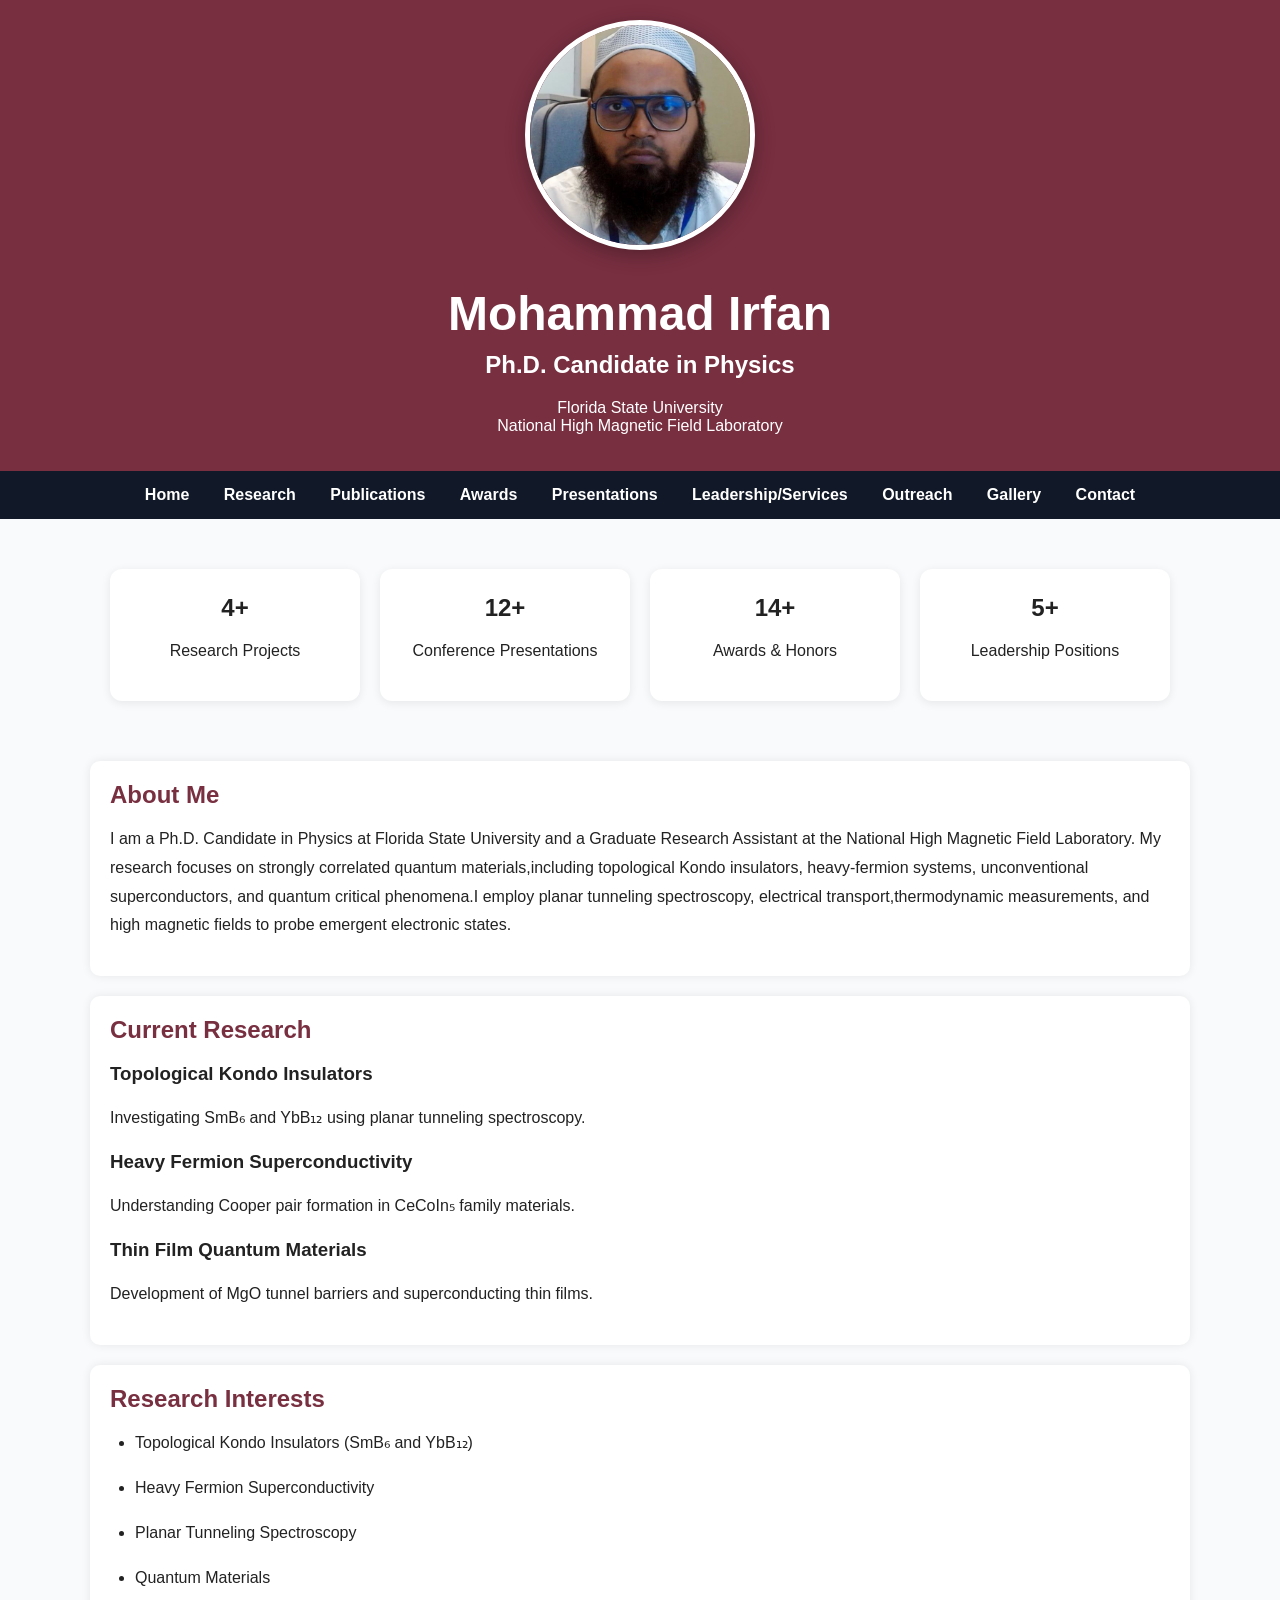
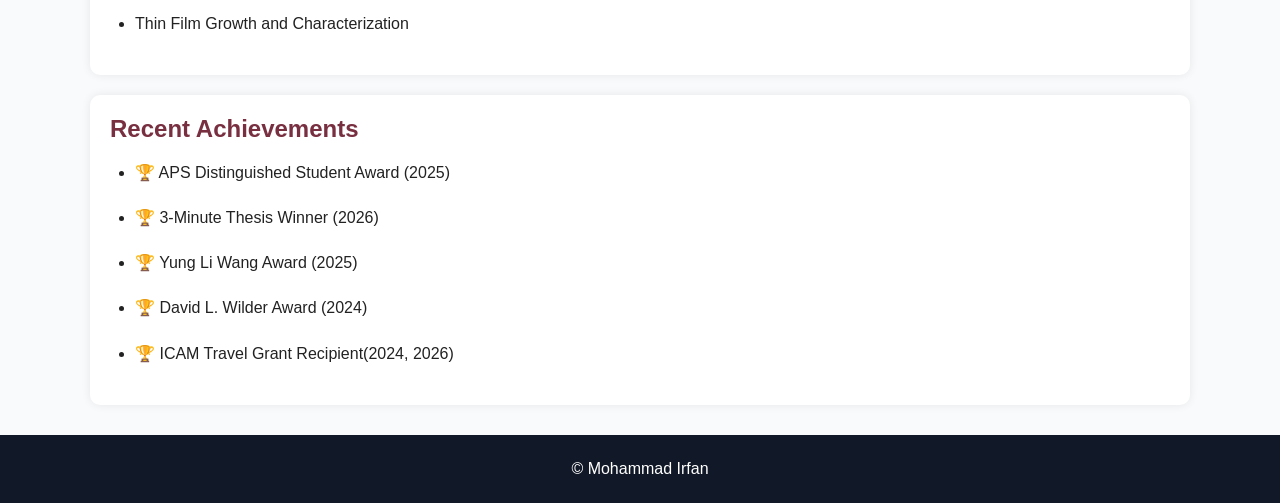
<file: index.html>
<!DOCTYPE html>
<html>
<head>
    <meta charset="UTF-8">
    <meta name="viewport" content="width=device-width, initial-scale=1.0">
    <title>Mohammad Irfan</title>
    <link rel="stylesheet" href="style.css">
</head>
<body>
<header>
  <img src="Irfan_Headsot.JPG"
     alt="Mohammad Irfan"
     style="width:220px;
            height:220px;
            border-radius:50%;
            object-fit:cover;
            border:5px solid white;">
<h1>Mohammad Irfan</h1>
<h2>Ph.D. Candidate in Physics</h2>
<p>
Florida State University
<br>
National High Magnetic Field Laboratory
</p>
</header>
<nav>
    <a href="index.html">Home</a>
    <a href="research.html">Research</a>
    <a href="publications.html">Publications</a>
    <a href="awards.html">Awards</a>
    <a href="presentations.html">Presentations</a>
    <a href="leadership.html">Leadership/Services</a>
    <a href="outreach.html">Outreach</a>
    <a href="gallery.html">Gallery</a>
    <a href="contact.html">Contact</a>
</nav>
<section class="stats">
<div class="stat-card">
<h2>4+</h2>
<p>Research Projects</p>
</div>
<div class="stat-card">
<h2>12+</h2>
<p>Conference Presentations</p>
</div>
<div class="stat-card">
<h2>14+</h2>
<p>Awards & Honors</p>
</div>
<div class="stat-card">
<h2>5+</h2>
<p>Leadership Positions</p>
</div>
</section>
<section>
<div class="card">
<h2>About Me</h2>
<p>
I am a Ph.D. Candidate in Physics at Florida State University and a Graduate Research Assistant at the National High Magnetic Field Laboratory. My research focuses on strongly correlated quantum materials,including topological Kondo insulators, heavy-fermion systems, unconventional superconductors, and quantum critical phenomena.I employ planar tunneling spectroscopy, electrical transport,thermodynamic measurements, and high magnetic fields to probe emergent electronic states.
</div>
<div class="card">
<h2>Current Research</h2>

<h3>Topological Kondo Insulators</h3>
<p>Investigating SmB₆ and YbB₁₂ using planar tunneling spectroscopy.</p>

<h3>Heavy Fermion Superconductivity</h3>
<p>Understanding Cooper pair formation in CeCoIn₅ family materials.</p>

<h3>Thin Film Quantum Materials</h3>
<p>Development of MgO tunnel barriers and superconducting thin films.</p>

</div>
<div class="card">
<h2>Research Interests</h2>
<ul>
<li>Topological Kondo Insulators (SmB₆ and YbB₁₂)</li>
<li>Heavy Fermion Superconductivity</li>
<li>Planar Tunneling Spectroscopy</li>
<li>Quantum Materials</li>
<li>Thin Film Growth and Characterization</li>
</ul>
</div>
<div class="card">
<h2>Recent Achievements</h2>
<ul>
<li>🏆 APS Distinguished Student Award (2025)</li>
<li>🏆 3-Minute Thesis Winner (2026)</li>
<li>🏆 Yung Li Wang Award (2025)</li>
<li>🏆 David L. Wilder Award (2024)</li>
<li>🏆 ICAM Travel Grant Recipient(2024, 2026)</li>
</ul>
</div>
</section>
<footer>
© Mohammad Irfan
</footer>
</body>
</html>
</file>
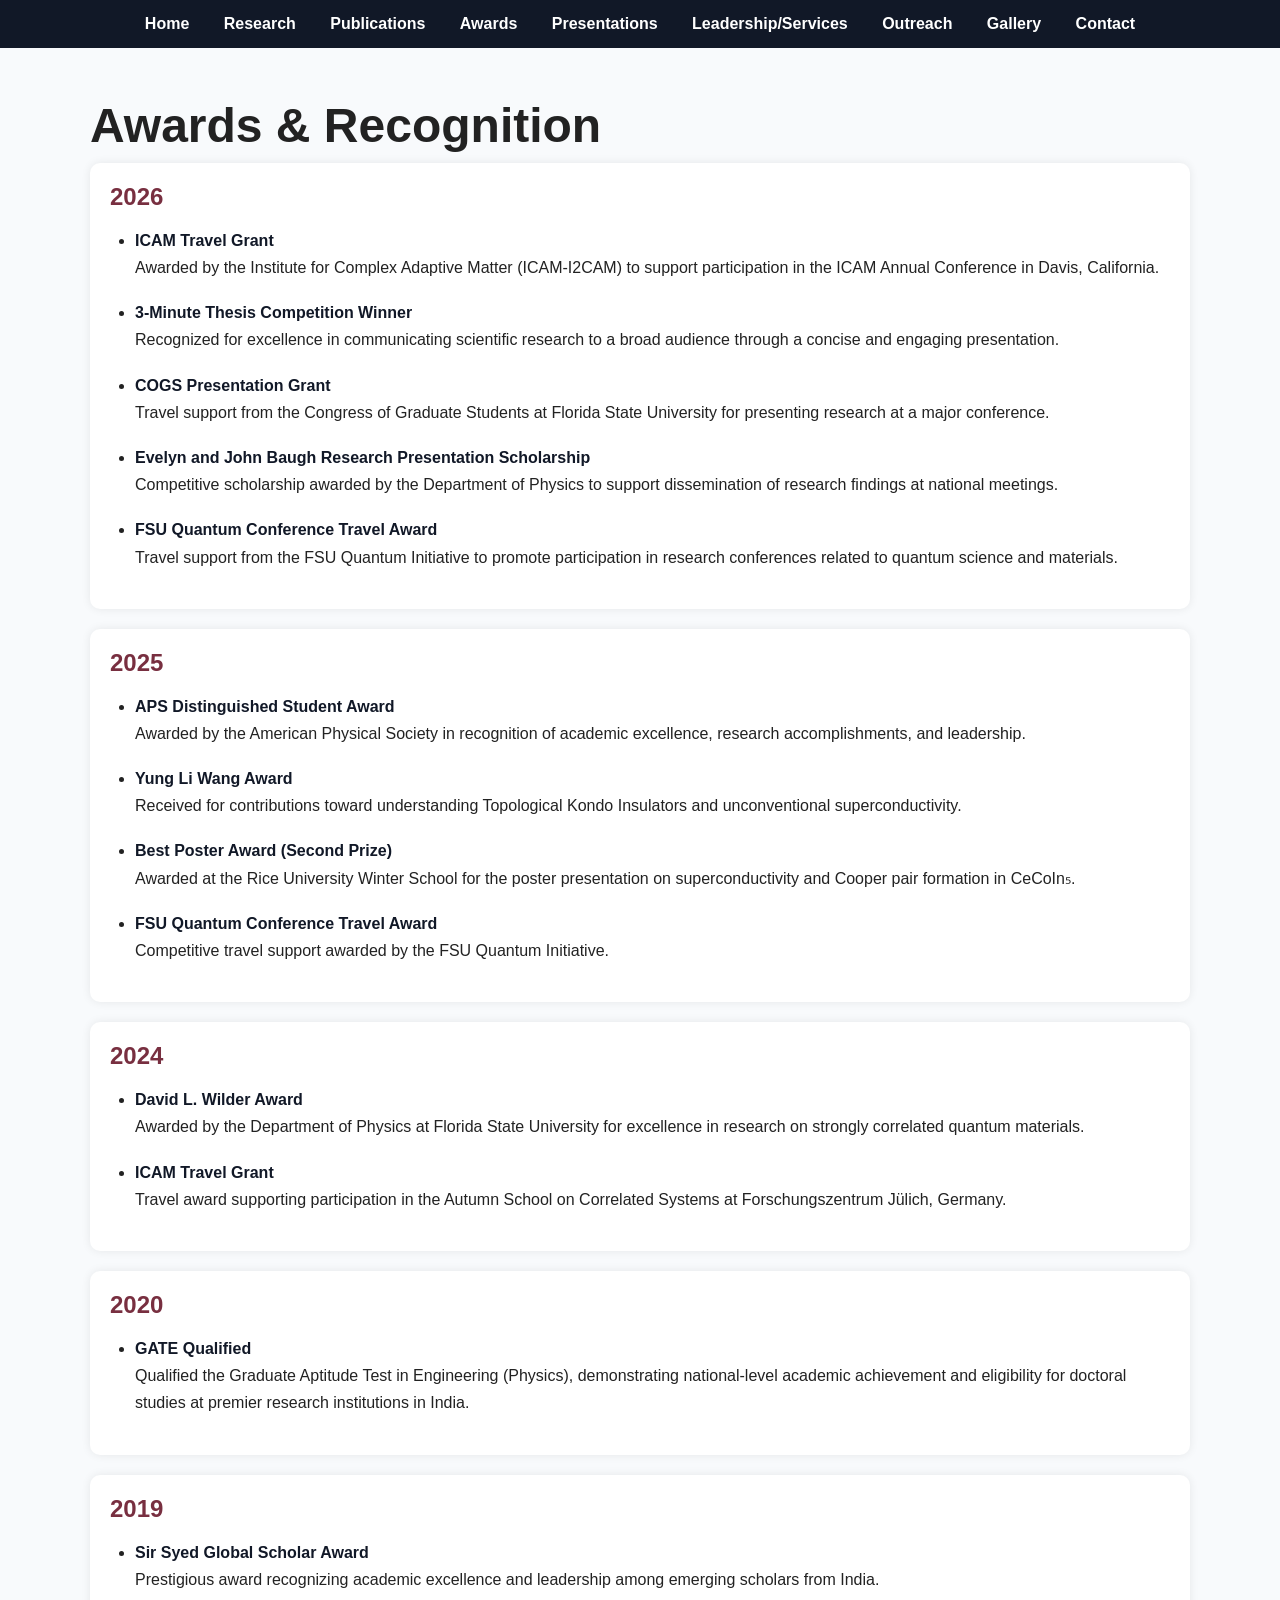
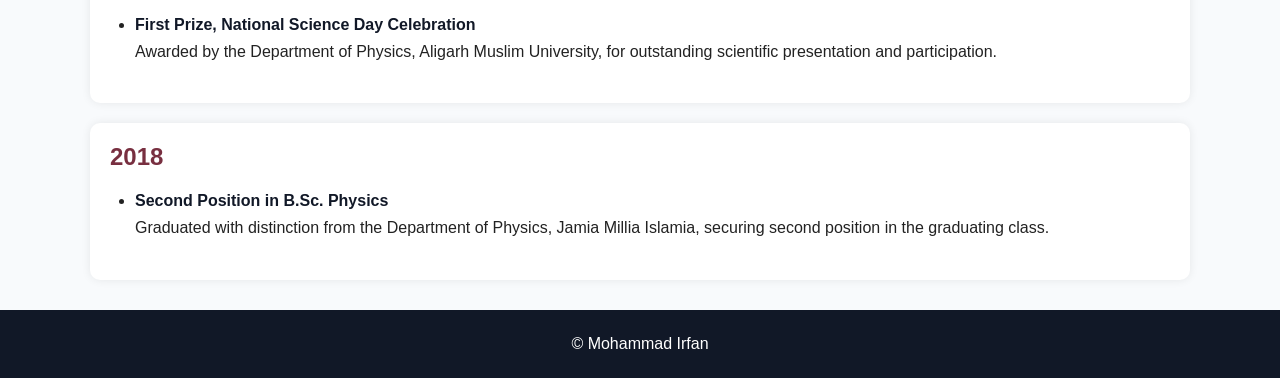
<file: awards.html>
<!DOCTYPE html>
<html>
<head>
    <meta charset="UTF-8">
    <title>Awards | Mohammad Irfan</title>
    <link rel="stylesheet" href="style.css">
</head>
<body>
<nav>
    <a href="index.html">Home</a>
    <a href="research.html">Research</a>
    <a href="publications.html">Publications</a>
    <a href="awards.html">Awards</a>
    <a href="presentations.html">Presentations</a>
    <a href="leadership.html">Leadership/Services</a>
    <a href="outreach.html">Outreach</a>
    <a href="gallery.html">Gallery</a>
    <a href="contact.html">Contact</a>
</nav>
<section>
<h1>Awards & Recognition</h1>
<div class="card">
    <h2>2026</h2>
    <ul>
        <li>
            <strong>ICAM Travel Grant</strong><br>
            Awarded by the Institute for Complex Adaptive Matter (ICAM-I2CAM)
            to support participation in the ICAM Annual Conference in Davis,
            California.
        </li>
        <li>
            <strong>3-Minute Thesis Competition Winner</strong><br>
            Recognized for excellence in communicating scientific research
            to a broad audience through a concise and engaging presentation.
        </li>
        <li>
            <strong>COGS Presentation Grant</strong><br>
            Travel support from the Congress of Graduate Students at Florida
            State University for presenting research at a major conference.
        </li>
        <li>
            <strong>Evelyn and John Baugh Research Presentation Scholarship</strong><br>
            Competitive scholarship awarded by the Department of Physics to
            support dissemination of research findings at national meetings.
        </li>
        <li>
            <strong>FSU Quantum Conference Travel Award</strong><br>
            Travel support from the FSU Quantum Initiative to promote
            participation in research conferences related to quantum science
            and materials.
        </li>
    </ul>
</div>
<div class="card">
    <h2>2025</h2>
    <ul>
        <li>
            <strong>APS Distinguished Student Award</strong><br>
            Awarded by the American Physical Society in recognition of
            academic excellence, research accomplishments, and leadership.
        </li>
        <li>
            <strong>Yung Li Wang Award</strong><br>
            Received for contributions toward understanding Topological
            Kondo Insulators and unconventional superconductivity.
        </li>
        <li>
            <strong>Best Poster Award (Second Prize)</strong><br>
            Awarded at the Rice University Winter School for the poster
            presentation on superconductivity and Cooper pair formation in
            CeCoIn₅.
        </li>
        <li>
            <strong>FSU Quantum Conference Travel Award</strong><br>
            Competitive travel support awarded by the FSU Quantum Initiative.
        </li>
    </ul>
</div>
<div class="card">
    <h2>2024</h2>
    <ul>
        <li>
            <strong>David L. Wilder Award</strong><br>
            Awarded by the Department of Physics at Florida State University
            for excellence in research on strongly correlated quantum
            materials.
        </li>
        <li>
            <strong>ICAM Travel Grant</strong><br>
            Travel award supporting participation in the Autumn School on
            Correlated Systems at Forschungszentrum Jülich, Germany.
        </li>
    </ul>
</div>
<div class="card">
    <h2>2020</h2>
    <ul>
        <li>
            <strong>GATE Qualified</strong><br>
            Qualified the Graduate Aptitude Test in Engineering (Physics),
            demonstrating national-level academic achievement and eligibility
            for doctoral studies at premier research institutions in India.
        </li>
    </ul>
</div>
<div class="card">
    <h2>2019</h2>
    <ul>
        <li>
            <strong>Sir Syed Global Scholar Award</strong><br>
            Prestigious award recognizing academic excellence and leadership
            among emerging scholars from India.
        </li>
        <li>
            <strong>First Prize, National Science Day Celebration</strong><br>
            Awarded by the Department of Physics, Aligarh Muslim University,
            for outstanding scientific presentation and participation.
        </li>
    </ul>
</div>
<div class="card">
    <h2>2018</h2>
    <ul>
        <li>
            <strong>Second Position in B.Sc. Physics</strong><br>
            Graduated with distinction from the Department of Physics,
            Jamia Millia Islamia, securing second position in the graduating class.
        </li>
    </ul>
</div>
</section>
<footer>
© Mohammad Irfan
</footer>
</body>
</html>
</file>
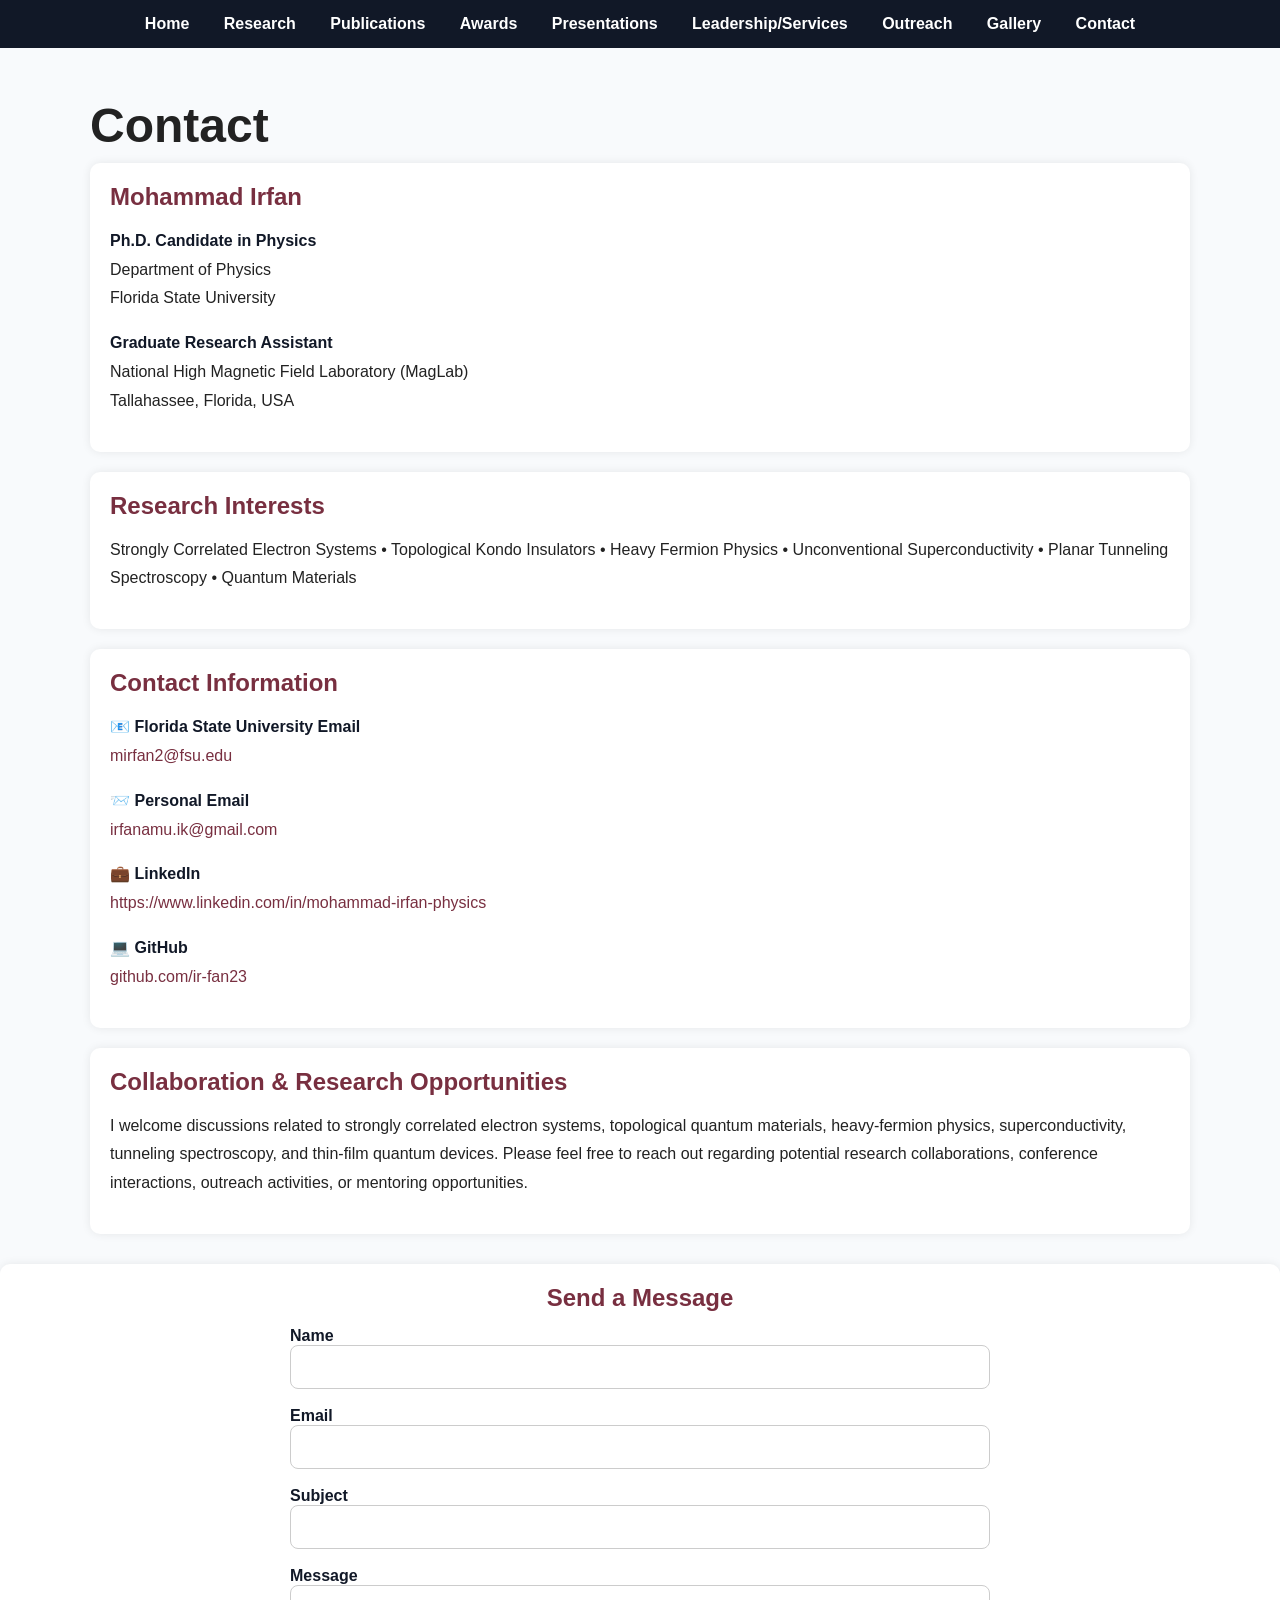
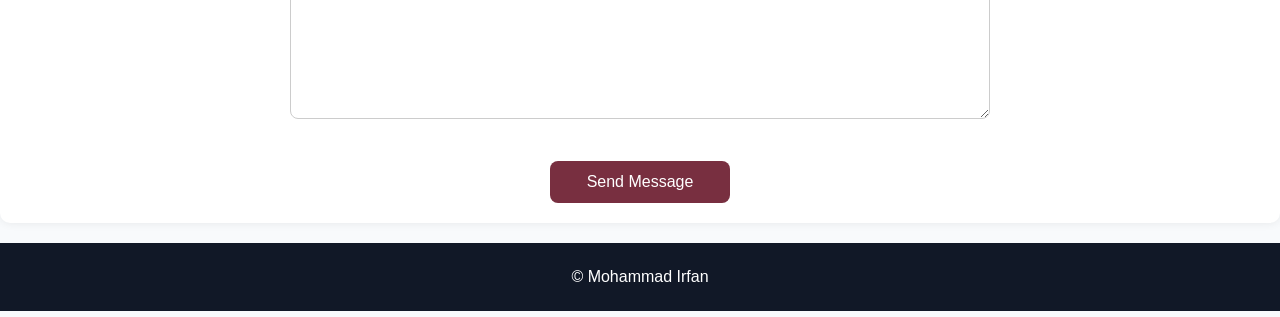
<file: contact.html>
<!DOCTYPE html>
<html>
<head>
    <meta charset="UTF-8">
    <title>Contact | Mohammad Irfan</title>
    <link rel="stylesheet" href="style.css">
</head>
<body>
<nav>
    <a href="index.html">Home</a>
    <a href="research.html">Research</a>
    <a href="publications.html">Publications</a>
    <a href="awards.html">Awards</a>
    <a href="presentations.html">Presentations</a>
    <a href="leadership.html">Leadership/Services</a>
    <a href="outreach.html">Outreach</a>
    <a href="gallery.html">Gallery</a>
    <a href="contact.html">Contact</a>
</nav>
<section>
    <h1>Contact</h1>
    <div class="card">
        <h2>Mohammad Irfan</h2>
        <p>
            <strong>Ph.D. Candidate in Physics</strong><br>
            Department of Physics<br>
            Florida State University
        </p>
        <p>
            <strong>Graduate Research Assistant</strong><br>
            National High Magnetic Field Laboratory (MagLab)<br>
            Tallahassee, Florida, USA
        </p>
    </div>
    <div class="card">
        <h2>Research Interests</h2>
        <p>
            Strongly Correlated Electron Systems • Topological Kondo Insulators •
            Heavy Fermion Physics • Unconventional Superconductivity •
            Planar Tunneling Spectroscopy • Quantum Materials
        </p>
    </div>
    <div class="card">
    <h2>Contact Information</h2>
    <p>
        📧 <strong>Florida State University Email</strong><br>
        <a href="mailto:mirfan2@fsu.edu">mirfan2@fsu.edu</a>
    </p>
    <p>
        📨 <strong>Personal Email</strong><br>
        <a href="mailto:irfanamu.ik@gmail.com">irfanamu.ik@gmail.com</a>
    </p>
    <p>
        💼 <strong>LinkedIn</strong><br>
        <a href="https://www.linkedin.com/in/mohammad-irfan-physics"> https://www.linkedin.com/in/mohammad-irfan-physics
        </a>
    </p>
    <p>
        💻 <strong>GitHub</strong><br>
        <a href="https://github.com/ir-fan23" target="_blank">
            github.com/ir-fan23
        </a>
    </p>
</div>
   <div class="card">
    <h2>Collaboration & Research Opportunities</h2>
    <p class="collaboration-text">
        I welcome discussions related to strongly correlated electron
        systems, topological quantum materials, heavy-fermion physics,
        superconductivity, tunneling spectroscopy, and thin-film quantum
        devices. Please feel free to reach out regarding potential
        research collaborations, conference interactions, outreach
        activities, or mentoring opportunities.
    </p>
</div>
</section>
<div class="card contact-form-card">
    <h2>Send a Message</h2>
    <form class="contact-form">
    <form>
        <label for="name"><strong>Name</strong></label><br>
        <input type="text" id="name" name="name" required>
        <br><br>
        <label for="email"><strong>Email</strong></label><br>
        <input type="email" id="email" name="email" required>
        <br><br>

        <label for="subject"><strong>Subject</strong></label><br>
        <input type="text" id="subject" name="subject">
        <br><br>
        <label for="message"><strong>Message</strong></label><br>
        <textarea id="message" name="message" rows="6" required></textarea>
        <br><br>
        <button type="submit">Send Message</button>
    </form>
</div>
<footer>
© Mohammad Irfan
</footer>
</body>
</html>
</file>
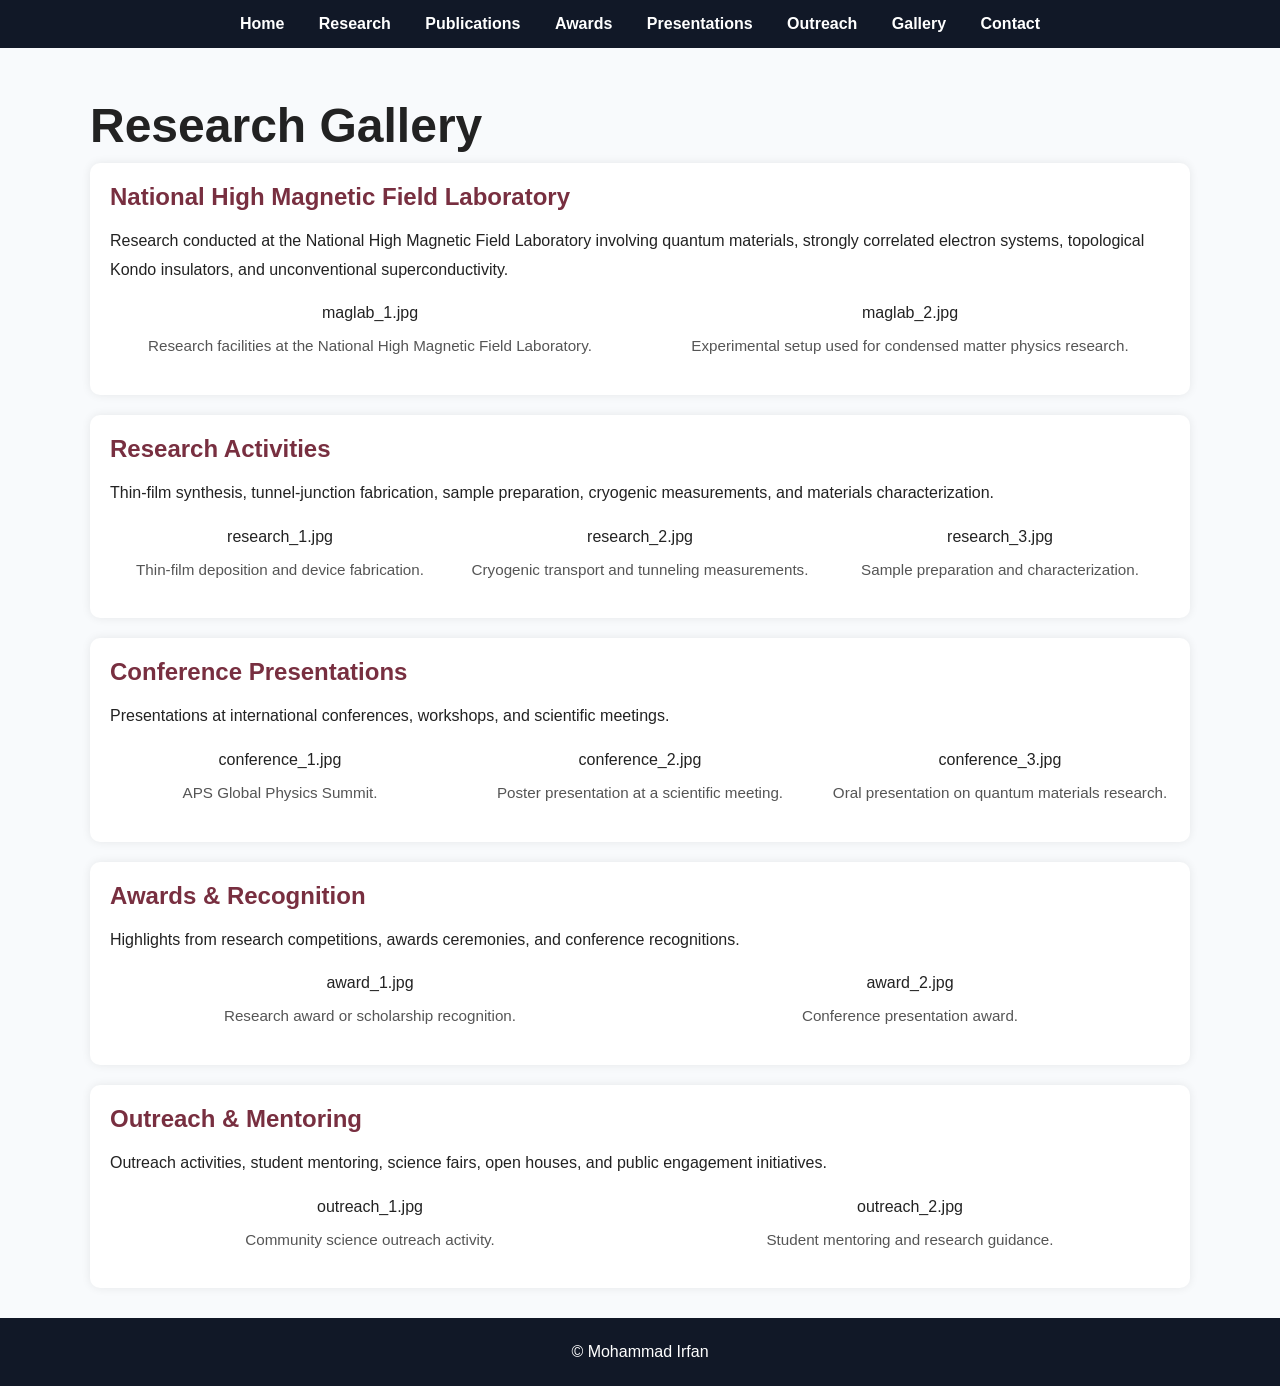
<file: gallery.html>
<!DOCTYPE html>
<html>
<head>
    <meta charset="UTF-8">
    <title>Gallery | Mohammad Irfan</title>
    <link rel="stylesheet" href="style.css">
</head>
<body>
<nav>
    <a href="index.html">Home</a>
    <a href="research.html">Research</a>
    <a href="publications.html">Publications</a>
    <a href="awards.html">Awards</a>
    <a href="presentations.html">Presentations</a>
    <a href="outreach.html">Outreach</a>
    <a href="gallery.html">Gallery</a>
    <a href="contact.html">Contact</a>
</nav>
<section>
    <h1>Research Gallery</h1>
    <div class="card">
        <h2>National High Magnetic Field Laboratory</h2>
        <p>
            Research conducted at the National High Magnetic Field Laboratory involving quantum materials, strongly correlated electron systems, topological Kondo insulators, and unconventional superconductivity.
        </p>
        <div class="gallery">
            <div class="gallery-item">
                maglab_1.jpg
                <p>Research facilities at the National High Magnetic Field Laboratory.</p>
            </div>
            <div class="gallery-item">
                maglab_2.jpg
                <p>Experimental setup used for condensed matter physics research.</p>
            </div>
        </div>
    </div>
    <div class="card">
        <h2>Research Activities</h2>
        <p>
            Thin-film synthesis, tunnel-junction fabrication, sample preparation, cryogenic measurements, and materials characterization.
        </p>
        <div class="gallery">
            <div class="gallery-item">
                research_1.jpg
                <p>Thin-film deposition and device fabrication.</p>
            </div>
            <div class="gallery-item">
                research_2.jpg
                <p>Cryogenic transport and tunneling measurements.</p>
            </div>
            <div class="gallery-item">
                research_3.jpg
                <p>Sample preparation and characterization.</p>
            </div>
        </div>
    </div>
    <div class="card">
        <h2>Conference Presentations</h2>
        <p>
            Presentations at international conferences, workshops, and scientific meetings.
        </p>
        <div class="gallery">
            <div class="gallery-item">
                conference_1.jpg
                <p>APS Global Physics Summit.</p>
            </div>
            <div class="gallery-item">
                conference_2.jpg
                <p>Poster presentation at a scientific meeting.</p>
            </div>
            <div class="gallery-item">
                conference_3.jpg
                <p>Oral presentation on quantum materials research.</p>
            </div>
        </div>
    </div>
    <div class="card">
        <h2>Awards & Recognition</h2>
        <p>
            Highlights from research competitions, awards ceremonies, and conference recognitions.
        </p>
        <div class="gallery">
            <div class="gallery-item">
                award_1.jpg
                <p>Research award or scholarship recognition.</p>
            </div>
            <div class="gallery-item">
                award_2.jpg
                <p>Conference presentation award.</p>
            </div>
        </div>
    </div>
    <div class="card">
        <h2>Outreach & Mentoring</h2>
        <p>
            Outreach activities, student mentoring, science fairs, open houses, and public engagement initiatives.
        </p>
        <div class="gallery">
            <div class="gallery-item">
                outreach_1.jpg
                <p>Community science outreach activity.</p>
            </div>
            <div class="gallery-item">
                outreach_2.jpg
                <p>Student mentoring and research guidance.</p>
            </div>
        </div>
    </div>
</section>
<footer>
© Mohammad Irfan
</footer>
</body>
</html>
</file>
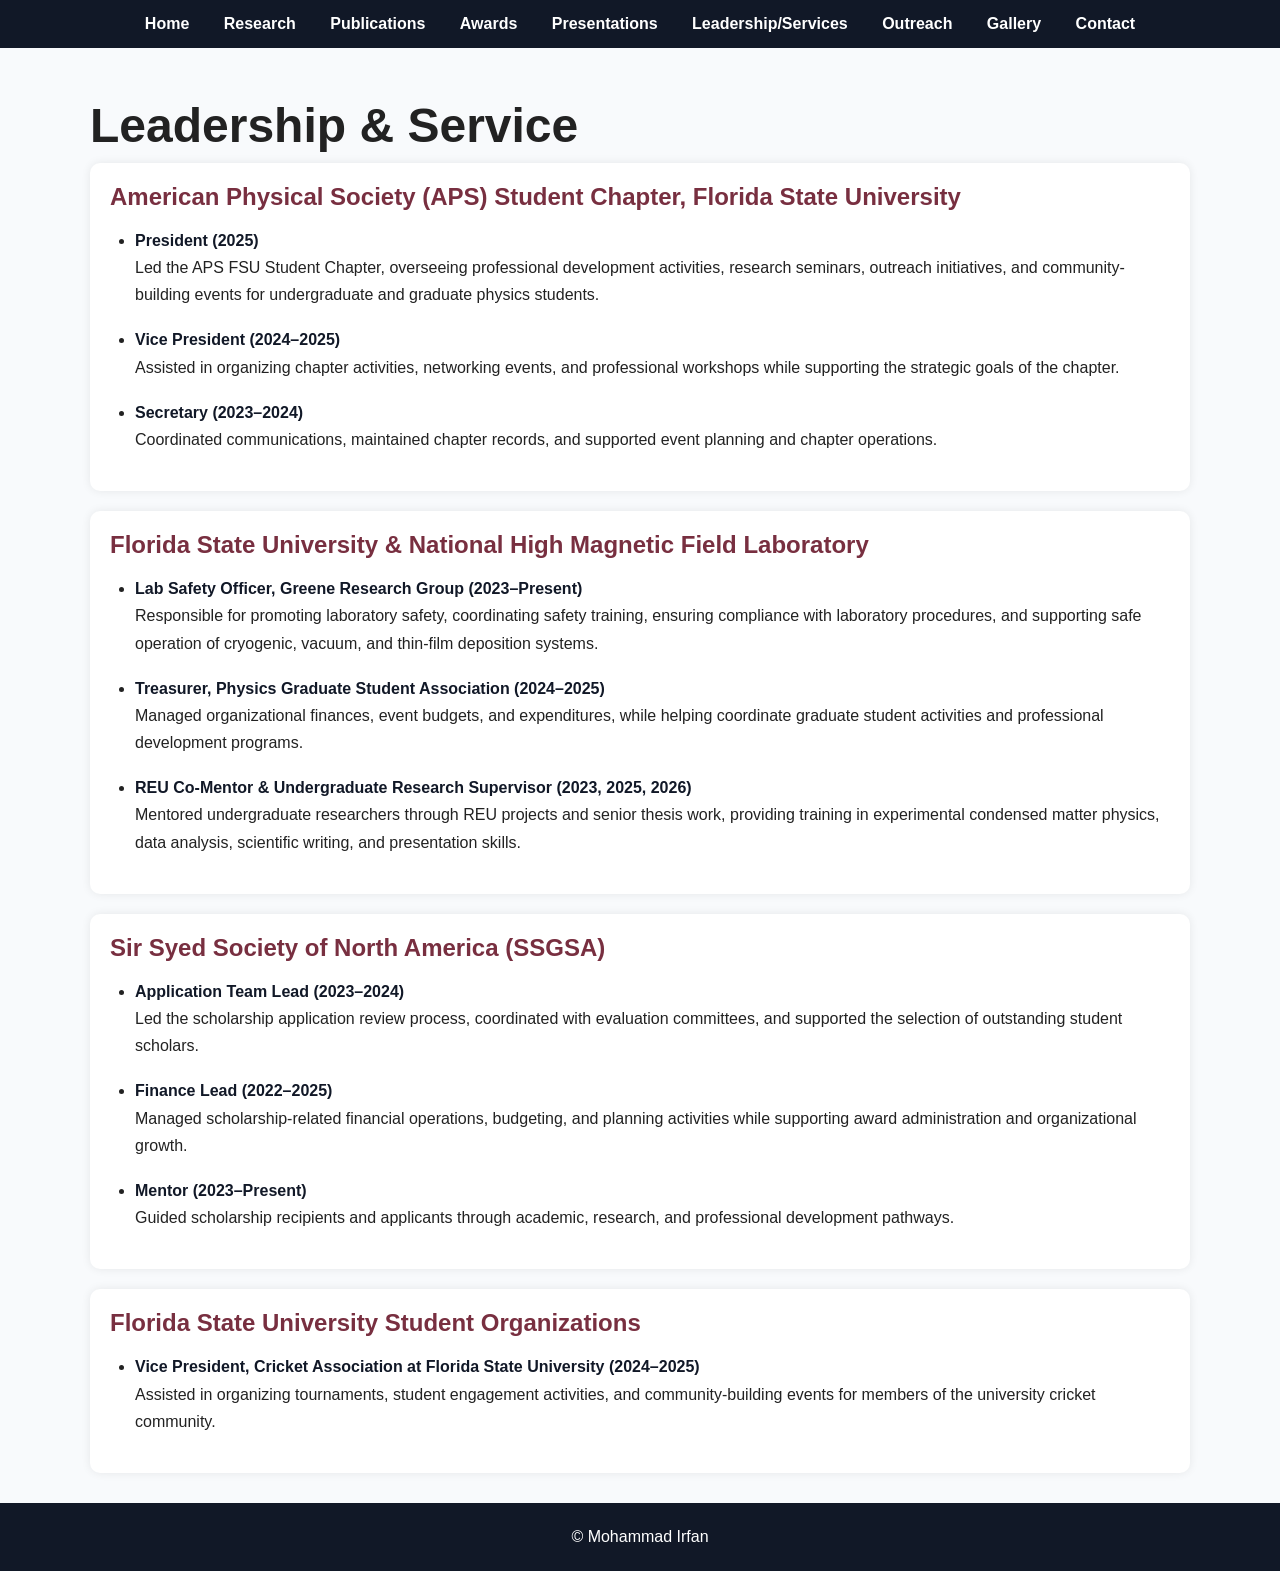
<file: leadership.html>
<!DOCTYPE html>
<html>
<head>
    <meta charset="UTF-8">
    <title>Leadership | Mohammad Irfan</title>
    <link rel="stylesheet" href="style.css">
</head>
<body>
<nav>
    <a href="index.html">Home</a>
    <a href="research.html">Research</a>
    <a href="publications.html">Publications</a>
    <a href="awards.html">Awards</a>
    <a href="presentations.html">Presentations</a>
    <a href="leadership.html">Leadership/Services</a>
    <a href="outreach.html">Outreach</a>
    <a href="gallery.html">Gallery</a>
    <a href="contact.html">Contact</a>
</nav>
<section>
<h1>Leadership & Service</h1>
<div class="card">
    <h2>American Physical Society (APS) Student Chapter, Florida State University</h2>
    <ul>
        <li>
            <strong>President (2025)</strong><br>
            Led the APS FSU Student Chapter, overseeing professional
            development activities, research seminars, outreach initiatives,
            and community-building events for undergraduate and graduate
            physics students.
        </li>
        <li>
            <strong>Vice President (2024–2025)</strong><br>
            Assisted in organizing chapter activities, networking events,
            and professional workshops while supporting the strategic goals
            of the chapter.
        </li>
        <li>
            <strong>Secretary (2023–2024)</strong><br>
            Coordinated communications, maintained chapter records, and
            supported event planning and chapter operations.
        </li>
    </ul>
</div>
<div class="card">
    <h2>Florida State University & National High Magnetic Field Laboratory</h2>
    <ul>
        <li>
            <strong>Lab Safety Officer, Greene Research Group (2023–Present)</strong><br>
            Responsible for promoting laboratory safety, coordinating safety
            training, ensuring compliance with laboratory procedures, and
            supporting safe operation of cryogenic, vacuum, and thin-film
            deposition systems.
        </li>
        <li>
            <strong>Treasurer, Physics Graduate Student Association (2024–2025)</strong><br>
            Managed organizational finances, event budgets, and expenditures,
            while helping coordinate graduate student activities and professional
            development programs.
        </li>
        <li>
            <strong>REU Co-Mentor & Undergraduate Research Supervisor (2023, 2025, 2026)</strong><br>
            Mentored undergraduate researchers through REU projects and senior
            thesis work, providing training in experimental condensed matter
            physics, data analysis, scientific writing, and presentation skills.
        </li>
    </ul>
</div>
<div class="card">
    <h2>Sir Syed Society of North America (SSGSA)</h2>
    <ul>
        <li>
            <strong>Application Team Lead (2023–2024)</strong><br>
            Led the scholarship application review process, coordinated with
            evaluation committees, and supported the selection of outstanding
            student scholars.
        </li>
        <li>
            <strong>Finance Lead (2022–2025)</strong><br>
            Managed scholarship-related financial operations, budgeting, and
            planning activities while supporting award administration and
            organizational growth.
        </li>
        <li>
            <strong>Mentor (2023–Present)</strong><br>
            Guided scholarship recipients and applicants through academic,
            research, and professional development pathways.
        </li>
    </ul>
</div>
<div class="card">
    <h2>Florida State University Student Organizations</h2>
    <ul>
        <li>
            <strong>Vice President, Cricket Association at Florida State University (2024–2025)</strong><br>
            Assisted in organizing tournaments, student engagement activities,
            and community-building events for members of the university cricket
            community.
        </li>
    </ul>
</div>
</section>
<footer>
© Mohammad Irfan
</footer>
</body>
</html>
</file>
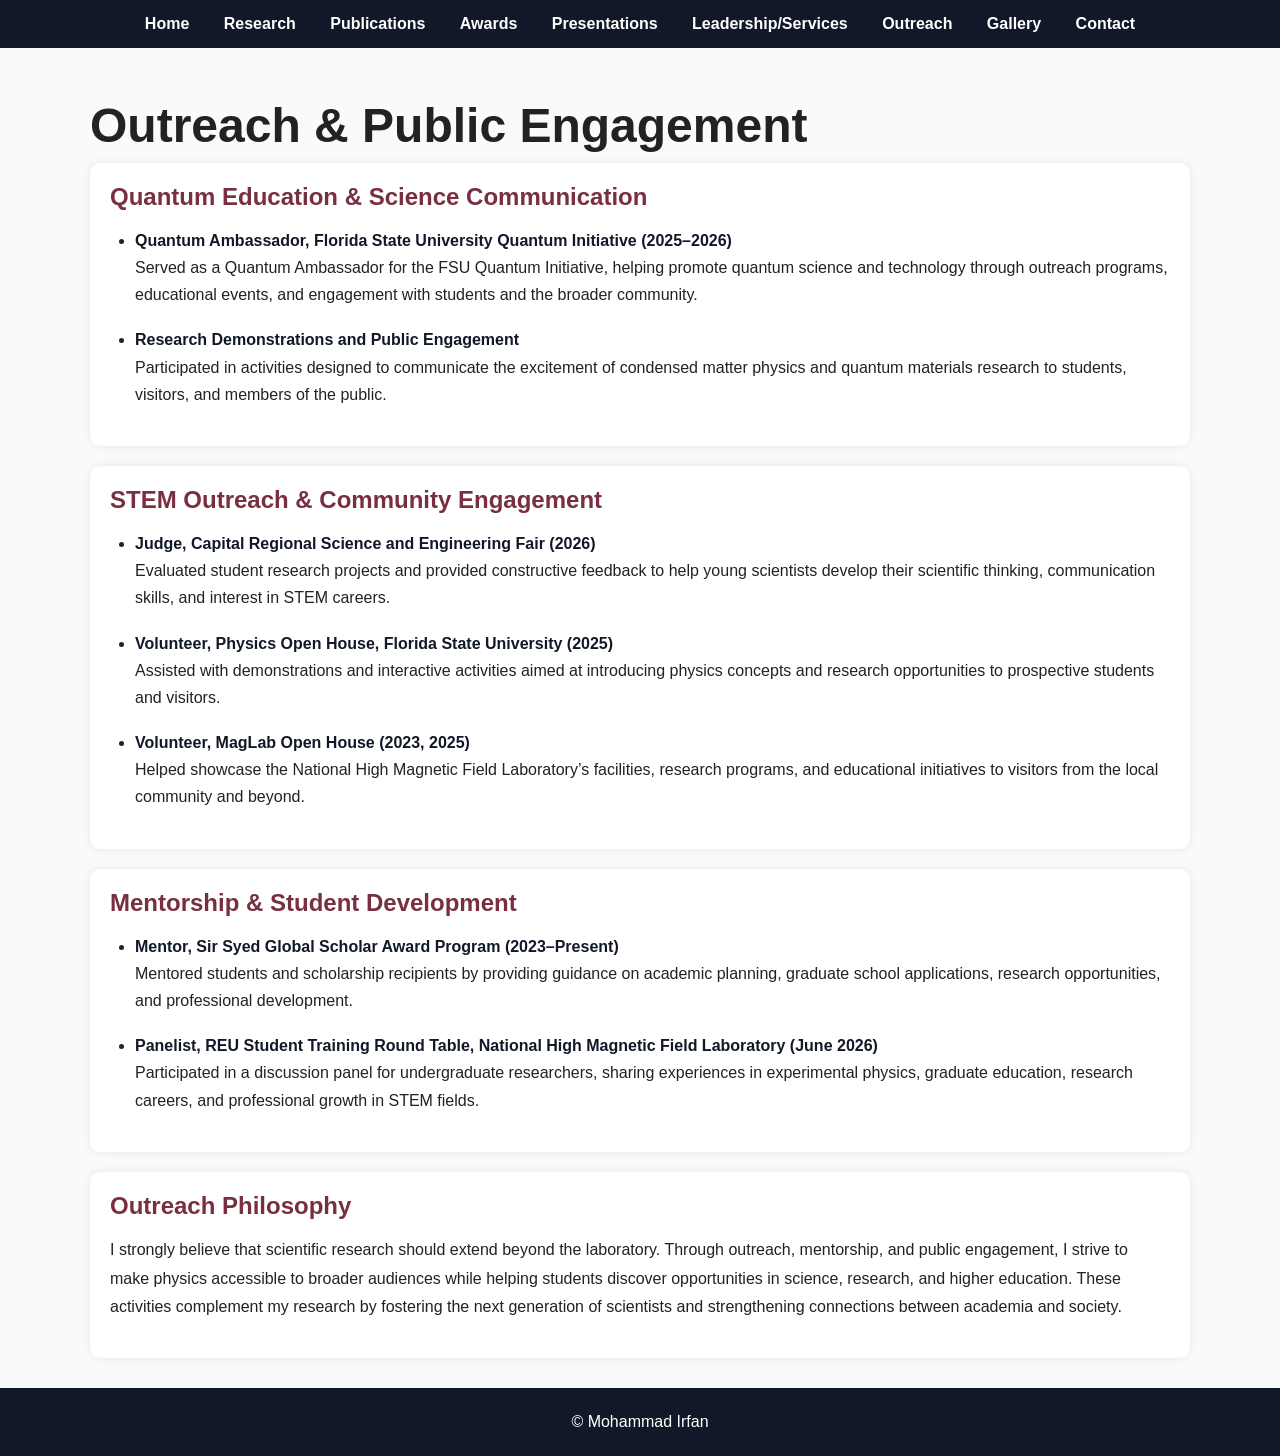
<file: outreach.html>
<!DOCTYPE html>
<html>
<head>
    <meta charset="UTF-8">
    <title>Outreach | Mohammad Irfan</title>
    <link rel="stylesheet" href="style.css">
</head>
<body>
<nav>
    <a href="index.html">Home</a>
    <a href="research.html">Research</a>
    <a href="publications.html">Publications</a>
    <a href="awards.html">Awards</a>
    <a href="presentations.html">Presentations</a>
    <a href="leadership.html">Leadership/Services</a>
    <a href="outreach.html">Outreach</a>
    <a href="gallery.html">Gallery</a>
    <a href="contact.html">Contact</a>
</nav>
<section>
<h1>Outreach & Public Engagement</h1>
<div class="card">
    <h2>Quantum Education & Science Communication</h2>
    <ul>
        <li>
            <strong>Quantum Ambassador, Florida State University Quantum Initiative (2025–2026)</strong><br>
            Served as a Quantum Ambassador for the FSU Quantum Initiative,
            helping promote quantum science and technology through outreach
            programs, educational events, and engagement with students and
            the broader community.
        </li>
        <li>
            <strong>Research Demonstrations and Public Engagement</strong><br>
            Participated in activities designed to communicate the excitement
            of condensed matter physics and quantum materials research to
            students, visitors, and members of the public.
        </li>
    </ul>
</div>
<div class="card">
    <h2>STEM Outreach & Community Engagement</h2>
    <ul>
        <li>
            <strong>Judge, Capital Regional Science and Engineering Fair (2026)</strong><br>
            Evaluated student research projects and provided constructive
            feedback to help young scientists develop their scientific
            thinking, communication skills, and interest in STEM careers.
        </li>
        <li>
            <strong>Volunteer, Physics Open House, Florida State University (2025)</strong><br>
            Assisted with demonstrations and interactive activities aimed at
            introducing physics concepts and research opportunities to
            prospective students and visitors.
        </li>
        <li>
            <strong>Volunteer, MagLab Open House (2023, 2025)</strong><br>
            Helped showcase the National High Magnetic Field Laboratory’s
            facilities, research programs, and educational initiatives to
            visitors from the local community and beyond.
        </li>
    </ul>
</div>
<div class="card">
    <h2>Mentorship & Student Development</h2>
    <ul>
        <li>
            <strong>Mentor, Sir Syed Global Scholar Award Program (2023–Present)</strong><br>
            Mentored students and scholarship recipients by providing guidance
            on academic planning, graduate school applications, research
            opportunities, and professional development.
        </li>
        <li>
            <strong>Panelist, REU Student Training Round Table, National High Magnetic Field Laboratory (June 2026)</strong><br>
            Participated in a discussion panel for undergraduate researchers,
            sharing experiences in experimental physics, graduate education,
            research careers, and professional growth in STEM fields.
        </li>
    </ul>
</div>
<div class="card">
    <h2>Outreach Philosophy</h2>
    <p>
        I strongly believe that scientific research should extend beyond the
        laboratory. Through outreach, mentorship, and public engagement, I
        strive to make physics accessible to broader audiences while helping
        students discover opportunities in science, research, and higher
        education. These activities complement my research by fostering the
        next generation of scientists and strengthening connections between
        academia and society.
    </p>
</div>
</section>
<footer>
© Mohammad Irfan
</footer>
</body>
</html>
</file>
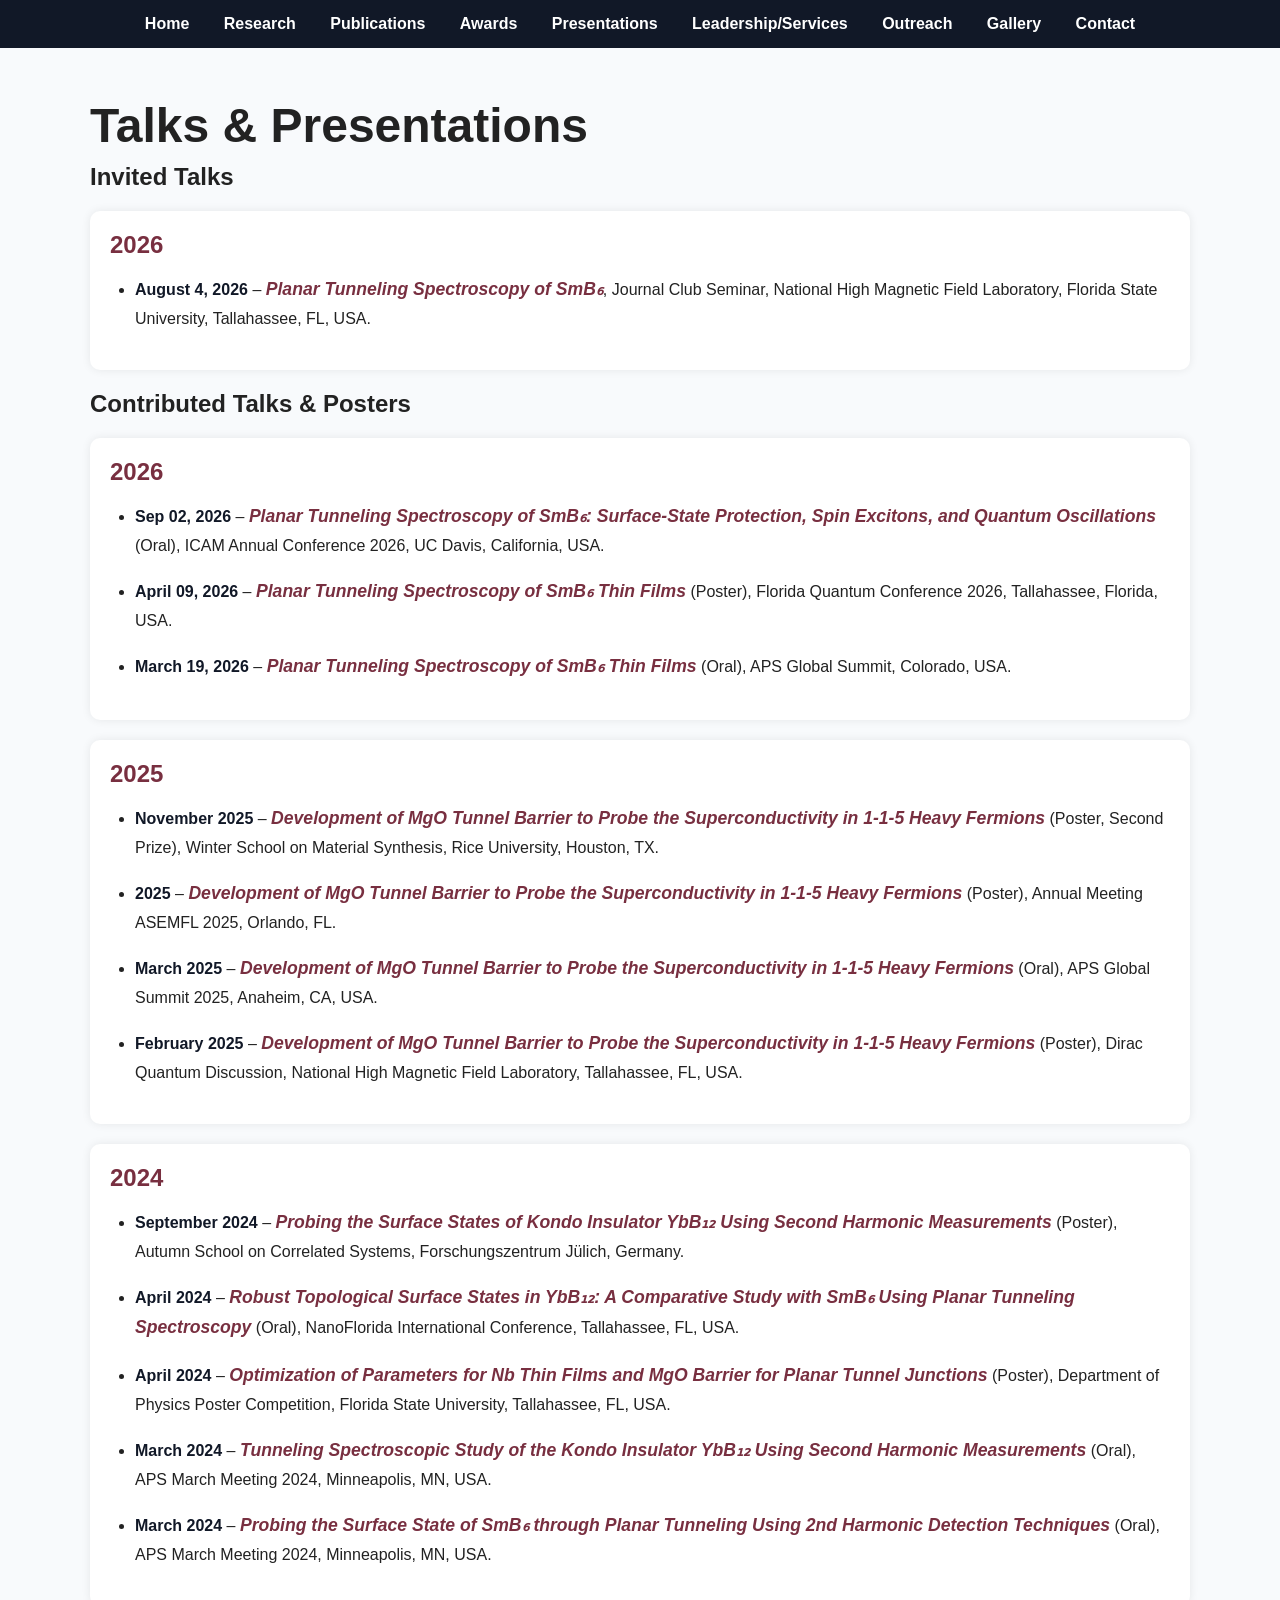
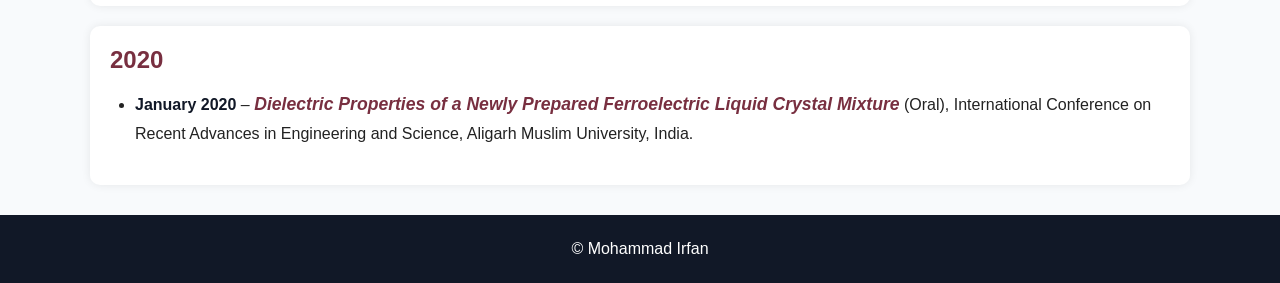
<file: presentations.html>
<!DOCTYPE html>
<html>
<head>
    <meta charset="UTF-8">
    <title>Presentations | Mohammad Irfan</title>
    <link rel="stylesheet" href="style.css">
</head>
<body>
<nav>
    <a href="index.html">Home</a>
    <a href="research.html">Research</a>
    <a href="publications.html">Publications</a>
    <a href="awards.html">Awards</a>
    <a href="presentations.html">Presentations</a>
    <a href="leadership.html">Leadership/Services</a>
    <a href="outreach.html">Outreach</a>
    <a href="gallery.html">Gallery</a>
    <a href="contact.html">Contact</a>
</nav>
<section>
<h1> Talks & Presentations</h1>
<h2 class="subheading">Invited Talks</h2>
<div class="card">
    <h2>2026</h2>
    <ul>
        <li>
            <strong>August 4, 2026</strong> – <em>Planar Tunneling Spectroscopy of SmB₆</em>, Journal Club Seminar, National High Magnetic Field Laboratory, Florida State University, Tallahassee, FL, USA.
        </li>
    </ul>
</div>
<h2 class="subheading">Contributed Talks & Posters</h2>
<div class="card">
    <h2>2026</h2>
    <ul>
        <li>
            <strong>Sep 02, 2026</strong> – <em>Planar Tunneling Spectroscopy of SmB₆: Surface-State Protection, Spin Excitons, and Quantum Oscillations</em> (Oral), ICAM Annual Conference 2026, UC Davis, California, USA.
        </li>
        <li>
            <strong>April 09, 2026</strong> – <em>Planar Tunneling Spectroscopy of SmB₆ Thin Films</em> (Poster), Florida Quantum Conference 2026, Tallahassee, Florida, USA.
        </li>
        <li>
            <strong>March 19, 2026</strong> – <em>Planar Tunneling Spectroscopy of SmB₆ Thin Films</em> (Oral), APS Global Summit, Colorado, USA.
        </li>
    </ul>
</div>
<div class="card">
    <h2>2025</h2>
    <ul>
        <li>
            <strong>November 2025</strong> – <em>Development of MgO Tunnel Barrier to Probe the Superconductivity in 1-1-5 Heavy Fermions</em> (Poster, Second Prize), Winter School on Material Synthesis, Rice University, Houston, TX.
        </li>
        <li>
            <strong>2025</strong> – <em>Development of MgO Tunnel Barrier to Probe the Superconductivity in 1-1-5 Heavy Fermions</em> (Poster), Annual Meeting ASEMFL 2025, Orlando, FL.
        </li>
        <li>
            <strong>March 2025</strong> – <em>Development of MgO Tunnel Barrier to Probe the Superconductivity in 1-1-5 Heavy Fermions</em> (Oral), APS Global Summit 2025, Anaheim, CA, USA.
        </li>
        <li>
            <strong>February 2025</strong> – <em>Development of MgO Tunnel Barrier to Probe the Superconductivity in 1-1-5 Heavy Fermions</em> (Poster), Dirac Quantum Discussion, National High Magnetic Field Laboratory, Tallahassee, FL, USA.
        </li>

    </ul>
</div>
<div class="card">
    <h2>2024</h2>
    <ul>
        <li>
            <strong>September 2024</strong> – <em>Probing the Surface States of Kondo Insulator YbB₁₂ Using Second Harmonic Measurements</em> (Poster), Autumn School on Correlated Systems, Forschungszentrum Jülich, Germany.
        </li>
        <li>
            <strong>April 2024</strong> – <em>Robust Topological Surface States in YbB₁₂: A Comparative Study with SmB₆ Using Planar Tunneling Spectroscopy</em>
            (Oral), NanoFlorida International Conference, Tallahassee, FL, USA.
        </li>
        <li>
            <strong>April 2024</strong> – <em>Optimization of Parameters for Nb Thin Films and MgO Barrier for Planar Tunnel Junctions</em> (Poster), Department of Physics Poster Competition, Florida State University, Tallahassee, FL, USA.
        </li>
        <li>
            <strong>March 2024</strong> – <em>Tunneling Spectroscopic Study of the Kondo Insulator YbB₁₂ Using Second Harmonic Measurements</em>
            (Oral), APS March Meeting 2024, Minneapolis, MN, USA.
        </li>
        <li>
            <strong>March 2024</strong> – <em>Probing the Surface State of SmB₆ through Planar Tunneling Using 2nd Harmonic Detection Techniques</em> (Oral), APS March Meeting 2024, Minneapolis, MN, USA.
        </li>
    </ul>
</div>
<div class="card">
    <h2>2020</h2>
    <ul>
        <li>
            <strong>January 2020</strong> – <em>Dielectric Properties of a Newly Prepared Ferroelectric Liquid Crystal Mixture</em> (Oral), International Conference on Recent Advances in Engineering and Science, Aligarh Muslim University, India.
        </li>
    </ul>
</div>
</section>
<footer>
© Mohammad Irfan
</footer>
</body>
</html>
</file>
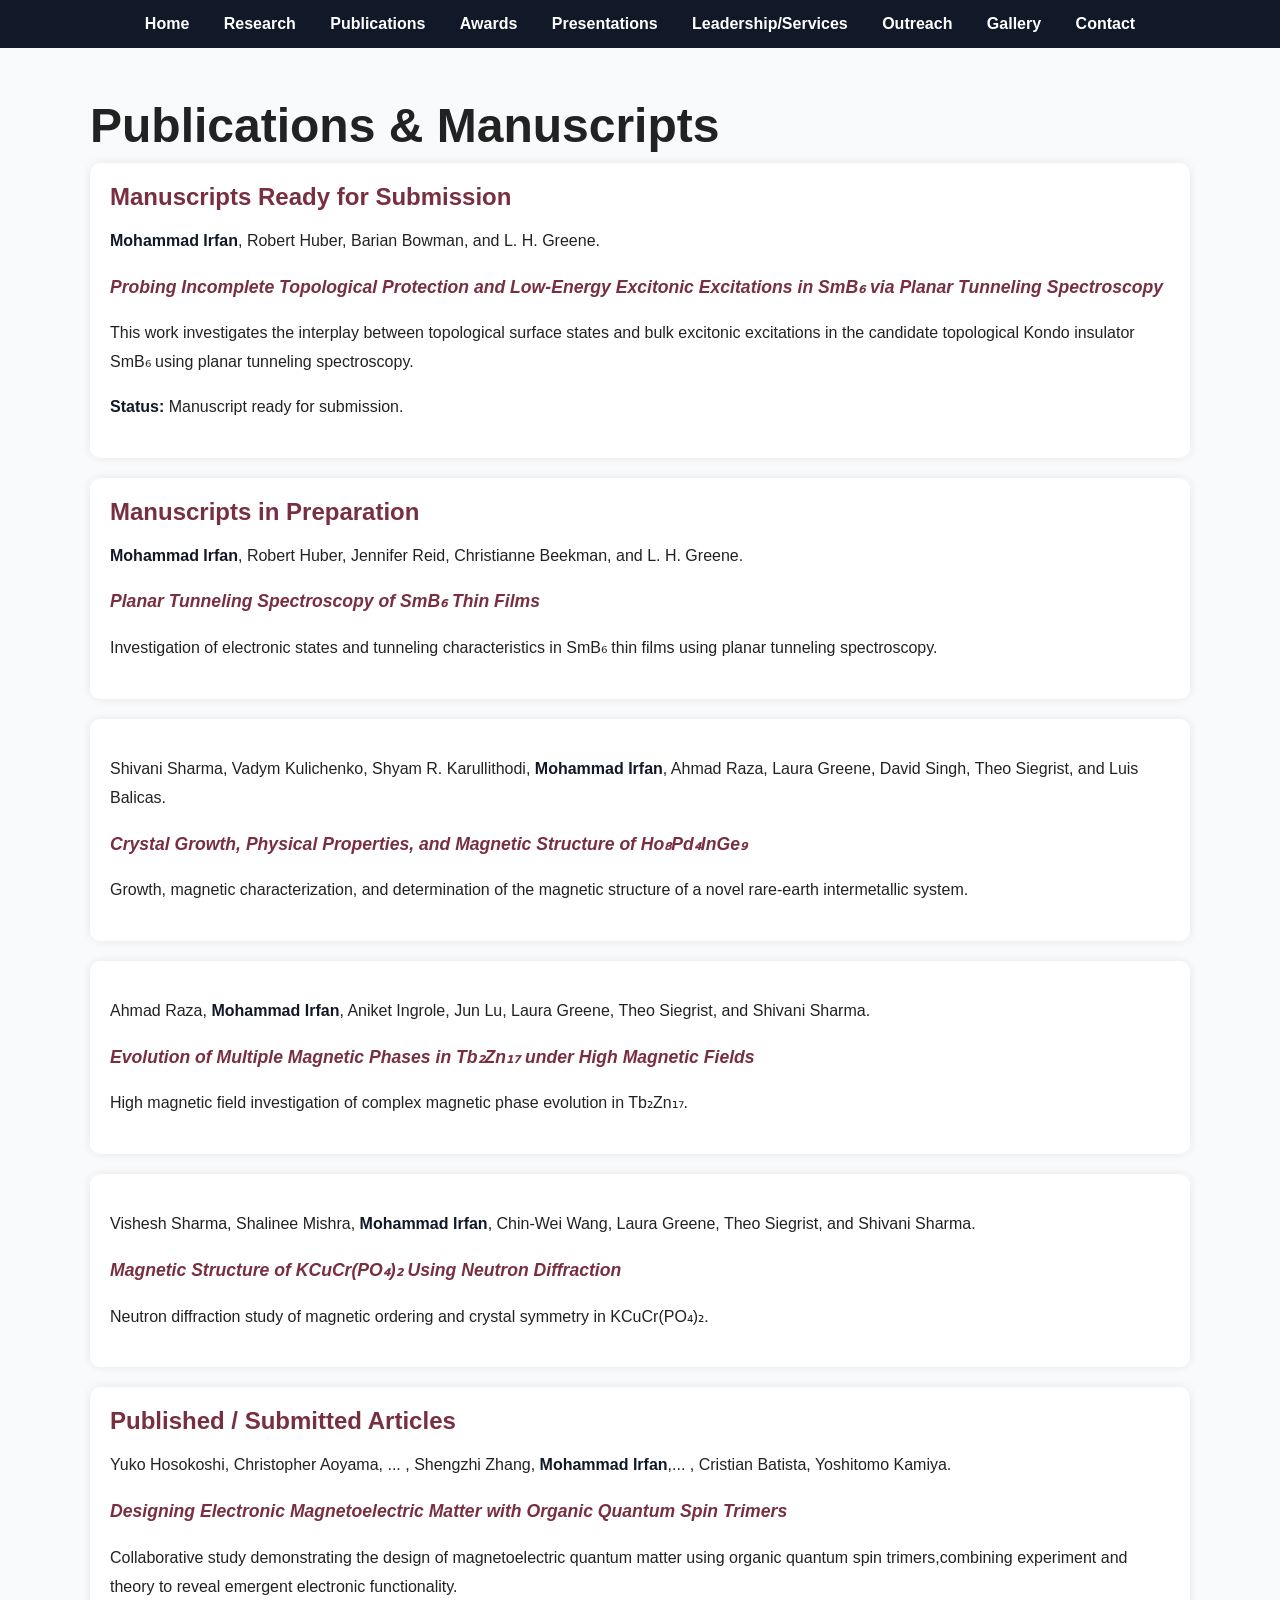
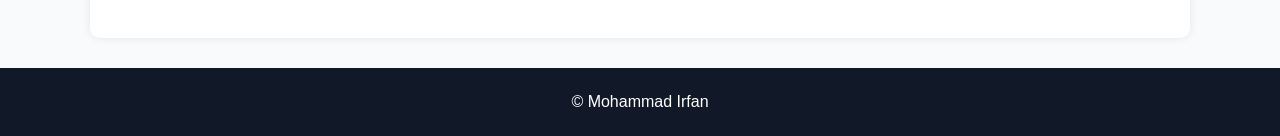
<file: publications.html>
<!DOCTYPE html>
<html>
<head>
    <meta charset="UTF-8">
    <title>Publications | Mohammad Irfan</title>
    <link rel="stylesheet" href="style.css">
</head>
<body>
<nav>
    <a href="index.html">Home</a>
    <a href="research.html">Research</a>
    <a href="publications.html">Publications</a>
    <a href="awards.html">Awards</a>
    <a href="presentations.html">Presentations</a>
    <a href="leadership.html">Leadership/Services</a>
    <a href="outreach.html">Outreach</a>
    <a href="gallery.html">Gallery</a>
    <a href="contact.html">Contact</a>
</nav>
<section>
<h1>Publications & Manuscripts</h1>
<div class="card">
    <h2>Manuscripts Ready for Submission</h2>
    <p>
        <strong>Mohammad Irfan</strong>, Robert Huber, Barian Bowman, and L. H. Greene.
    </p>
    <p>
        <em>
        Probing Incomplete Topological Protection and Low-Energy Excitonic Excitations in SmB₆ via Planar Tunneling Spectroscopy
        </em>
    </p>
    <p>
        This work investigates the interplay between topological surface states and bulk excitonic excitations in the candidate topological Kondo insulator SmB₆ using planar tunneling spectroscopy.
    </p>
    <p>
        <strong>Status:</strong> Manuscript ready for submission.
    </p>
</div>
<div class="card">
    <h2>Manuscripts in Preparation</h2>
    <p>
        <strong>Mohammad Irfan</strong>, Robert Huber, Jennifer Reid, Christianne Beekman, and L. H. Greene.
    </p>
    <p>
        <em>Planar Tunneling Spectroscopy of SmB₆ Thin Films</em>
    </p>
    <p>
        Investigation of electronic states and tunneling characteristics in SmB₆ thin films using planar tunneling spectroscopy.
    </p>
</div>
<div class="card">
    <p>
        Shivani Sharma, Vadym Kulichenko, Shyam R. Karullithodi, <strong>Mohammad Irfan</strong>, Ahmad Raza, Laura Greene, David Singh, Theo Siegrist, and Luis Balicas.
    </p>
    <p>
        <em>
        Crystal Growth, Physical Properties, and Magnetic Structure of Ho₈Pd₄InGe₉
        </em>
    </p>
    <p>
        Growth, magnetic characterization, and determination of the magnetic structure of a novel rare-earth intermetallic system.
    </p>
</div>
<div class="card">
    <p>
        Ahmad Raza, <strong>Mohammad Irfan</strong>, Aniket Ingrole, Jun Lu, Laura Greene, Theo Siegrist, and Shivani Sharma.
    </p>
    <p>
        <em>
        Evolution of Multiple Magnetic Phases in Tb₂Zn₁₇ under High Magnetic Fields
        </em>
    </p>
    <p>
        High magnetic field investigation of complex magnetic phase evolution in Tb₂Zn₁₇.
    </p>
</div>
<div class="card">
    <p>
        Vishesh Sharma, Shalinee Mishra, <strong>Mohammad Irfan</strong>, Chin-Wei Wang, Laura Greene, Theo Siegrist, and Shivani Sharma.
    </p>
    <p>
        <em>
        Magnetic Structure of KCuCr(PO₄)₂ Using Neutron Diffraction
        </em>
    </p>
    <p>
        Neutron diffraction study of magnetic ordering and crystal symmetry in KCuCr(PO₄)₂.
    </p>

</div>
<div class="card">
    <h2>Published / Submitted Articles</h2>

    <p>
        Yuko Hosokoshi, Christopher Aoyama, ... , Shengzhi Zhang, <strong>Mohammad Irfan</strong>,... , Cristian Batista, Yoshitomo Kamiya.
    </p>
    <p>
        <em>
        Designing Electronic Magnetoelectric Matter with Organic Quantum Spin Trimers
        </em>
    </p>
    <p>
        Collaborative study demonstrating the design of magnetoelectric quantum matter using organic quantum spin trimers,combining experiment and theory to reveal emergent electronic functionality.
    </p>
</div>
</section> 
<footer>
© Mohammad Irfan
</footer>
</body>
</html>
</file>
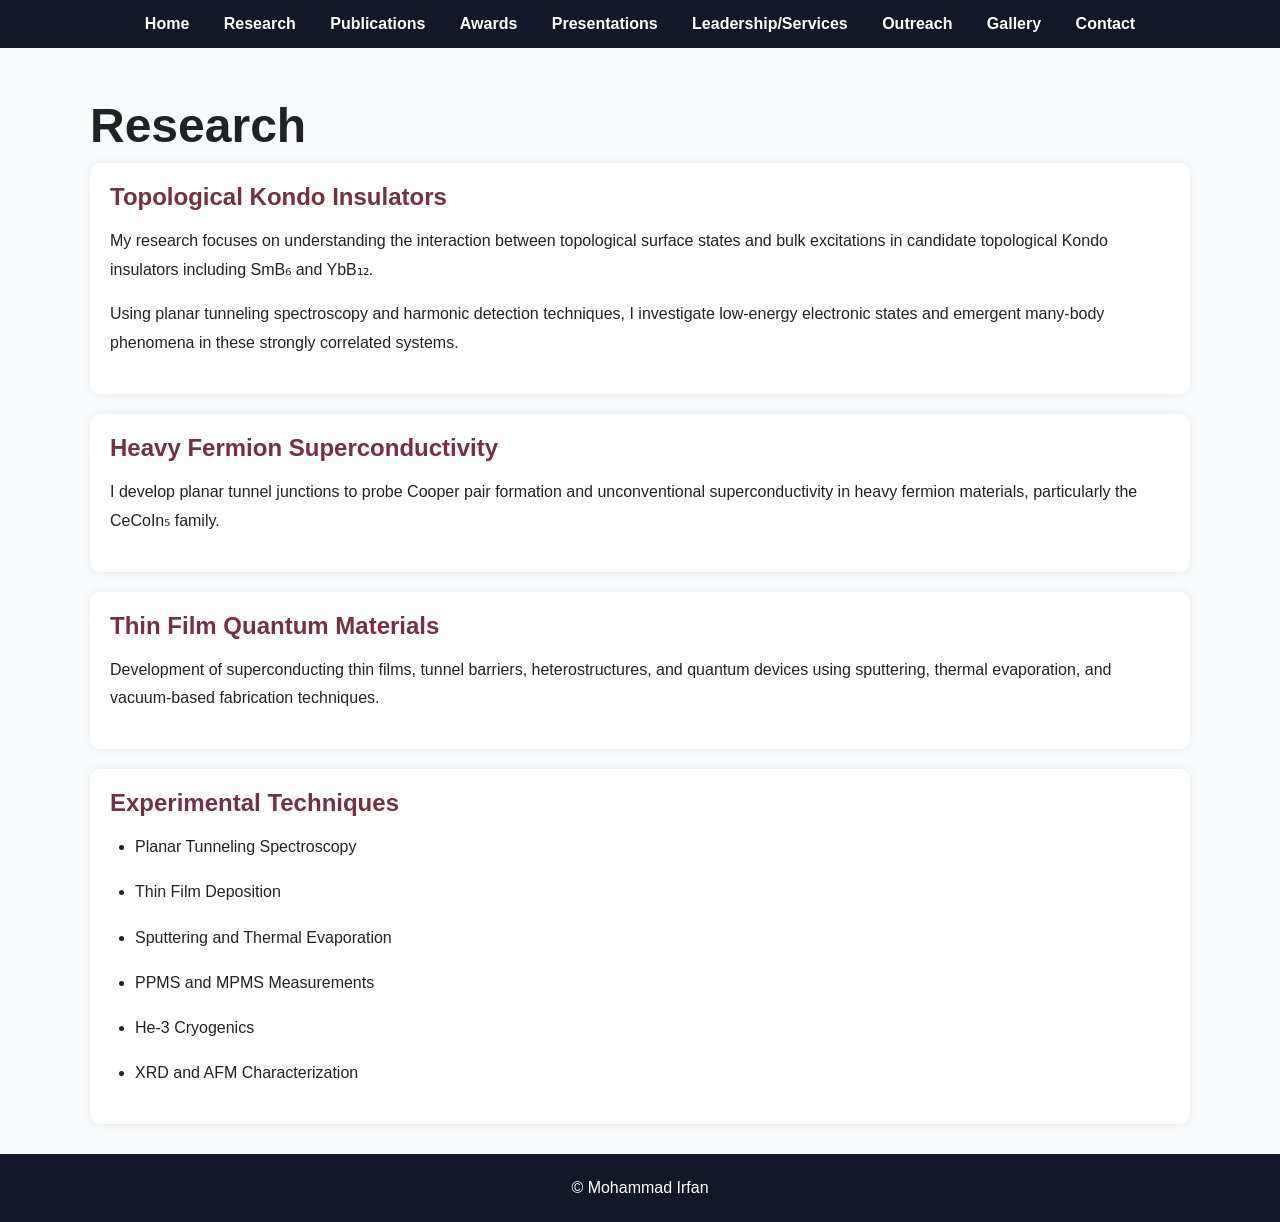
<file: research.html>
<!DOCTYPE html>
<html>
<head>
    <meta charset="UTF-8">
    <title>Research | Mohammad Irfan</title>
    <link rel="stylesheet" href="style.css">
</head>
<body>
<nav>
    <a href="index.html">Home</a>
    <a href="research.html">Research</a>
    <a href="publications.html">Publications</a>
    <a href="awards.html">Awards</a>
    <a href="presentations.html">Presentations</a>
    <a href="leadership.html">Leadership/Services</a>
    <a href="outreach.html">Outreach</a>
    <a href="gallery.html">Gallery</a>
    <a href="contact.html">Contact</a>
</nav>
<section>
<h1>Research</h1>
<div class="card">
    <h2>Topological Kondo Insulators</h2>
    <p>
        My research focuses on understanding the interaction between topological surface states and bulk excitations in candidate topological Kondo insulators including SmB₆ and YbB₁₂.
    </p>
    <p>
        Using planar tunneling spectroscopy and harmonic detection techniques, I investigate low-energy electronic states and emergent many-body phenomena in these strongly correlated systems.
    </p>
</div>
<div class="card">
    <h2>Heavy Fermion Superconductivity</h2>
    <p>
        I develop planar tunnel junctions to probe Cooper pair formation and unconventional superconductivity in heavy fermion materials, particularly the CeCoIn₅ family.
    </p>
</div>
<div class="card">
    <h2>Thin Film Quantum Materials</h2>
    <p>
        Development of superconducting thin films, tunnel barriers, heterostructures, and quantum devices using sputtering, thermal evaporation, and vacuum-based fabrication techniques.
    </p>
</div>
<div class="card">
    <h2>Experimental Techniques</h2>

    <ul>
        <li>Planar Tunneling Spectroscopy</li>
        <li>Thin Film Deposition</li>
        <li>Sputtering and Thermal Evaporation</li>
        <li>PPMS and MPMS Measurements</li>
        <li>He-3 Cryogenics</li>
        <li>XRD and AFM Characterization</li>
    </ul>
</div>
</section>
<footer>
© Mohammad Irfan
</footer>
</body>
</html>
</file>
<file: style.css>
body {
    font-family: "Segoe UI", sans-serif;
    margin: 0;
    color: #222;
    background: #f8fafc;
}
header {
    background: #782f40;
    color: white;
    text-align: center;
    padding: 20px 20px;
}
nav {
    background: #111827;
    padding: 15px;
    text-align: center;
}
nav a {
    color: white;
    margin: 0 15px;
    text-decoration: none;
    font-weight: 600;
}
nav a:hover {
    color: #ceb888;
}
section {
    max-width: 1100px;
    margin: auto;
    padding: 10px 20px;
}
.card {
    background: white;
    padding: 20px;
    border-radius: 10px;
    margin-bottom: 20px;
    box-shadow: 0 0 10px rgba(0,0,0,.08);
}
.card:hover {
    transform: translateY(-5px);
    transition: 0.3s;
}
.gallery {
    display: grid;
    grid-template-columns: repeat(auto-fit,minmax(300px,1fr));
    gap: 20px;
}
.gallery img {
    width: 100%;
    border-radius: 10px;
}
footer {
    background: #111827;
    color: white;
    text-align: center;
    padding: 25px;
}
header img {
    box-shadow: 0 5px 20px rgba(0,0,0,0.3);
}
h1 {
    margin-bottom: 10px;
    font-size: 3rem;
}
h2 {
    margin-top: 0;
}
.stats {
    display: flex;
    justify-content: center;
    flex-wrap: wrap;
    gap: 20px;
    margin: 40px auto;
}
.stat-card {
    background: white;
    width: 200px;
    padding: 25px;
    border-radius: 12px;
    text-align: center;
    box-shadow: 0 2px 10px rgba(0,0,0,0.08);
}
.card h2 {
    color: #782f40;
    margin-bottom: 15px;
}
.card p {
    line-height: 1.7;
}
.gallery {
    display: grid;
    grid-template-columns: repeat(auto-fit, minmax(300px, 1fr));
    gap: 20px;
    margin-top: 20px;
}
.gallery img {
    width: 100%;
    height: 250px;
    object-fit: cover;
    border-radius: 12px;
    transition: transform 0.3s ease;
}
.card em {
    color: #782f40;
    font-size: 1.1rem;
    font-weight: 600;
}
.card strong {
    color: #111827;
}
.card p {
    line-height: 1.7;
}
.card ul {
    padding-left: 25px;
}
.card li {
    margin-bottom: 18px;
    line-height: 1.7;
}
.card em {
    color: #782f40;
    font-style: italic;
}
.card strong {
    color: #111827;
}
.gallery {
    display: grid;
    grid-template-columns: repeat(auto-fit, minmax(280px, 1fr));
    gap: 20px;
    margin-top: 20px;
}

.gallery-item {
    text-align: center;
}
.gallery-item img {
    width: 100%;
    height: 250px;
    object-fit: cover;
    border-radius: 12px;
    box-shadow: 0 2px 10px rgba(0,0,0,0.1);
    transition: transform 0.3s ease;
}
.gallery-item img:hover {
    transform: scale(1.03);
}
.gallery-item p {
    margin-top: 10px;
    font-size: 0.95rem;
    color: #555;
}
.card a {
    color: #782f40;
    text-decoration: none;
    font-weight: 500;
}
.card a:hover {
    text-decoration: underline;
}
.card p {
    line-height: 1.8;
}
.card h2 {
    color: #782f40;
}
.gallery img:hover {
    transform: scale(1.03);
}
form {
    margin-top: 15px;
}
input,
textarea {
    width: 100%;
    padding: 12px;
    border: 1px solid #ccc;
    border-radius: 8px;
    box-sizing: border-box;
    font-size: 1rem;
}
textarea {
    resize: vertical;
}
button {
    background: #782f40;
    color: white;
    border: none;
    padding: 12px 24px;
    border-radius: 8px;
    cursor: pointer;
    font-size: 1rem;
}

button:hover {
    background: #5f2330;
}
.contact-form-card {
    text-align: center;
}
.contact-form {
    max-width: 700px;
    margin: 0 auto;
    text-align: left;
}
.contact-form button {
    display: block;
    margin: 20px auto 0 auto;
    min-width: 180px;
}
</file>
